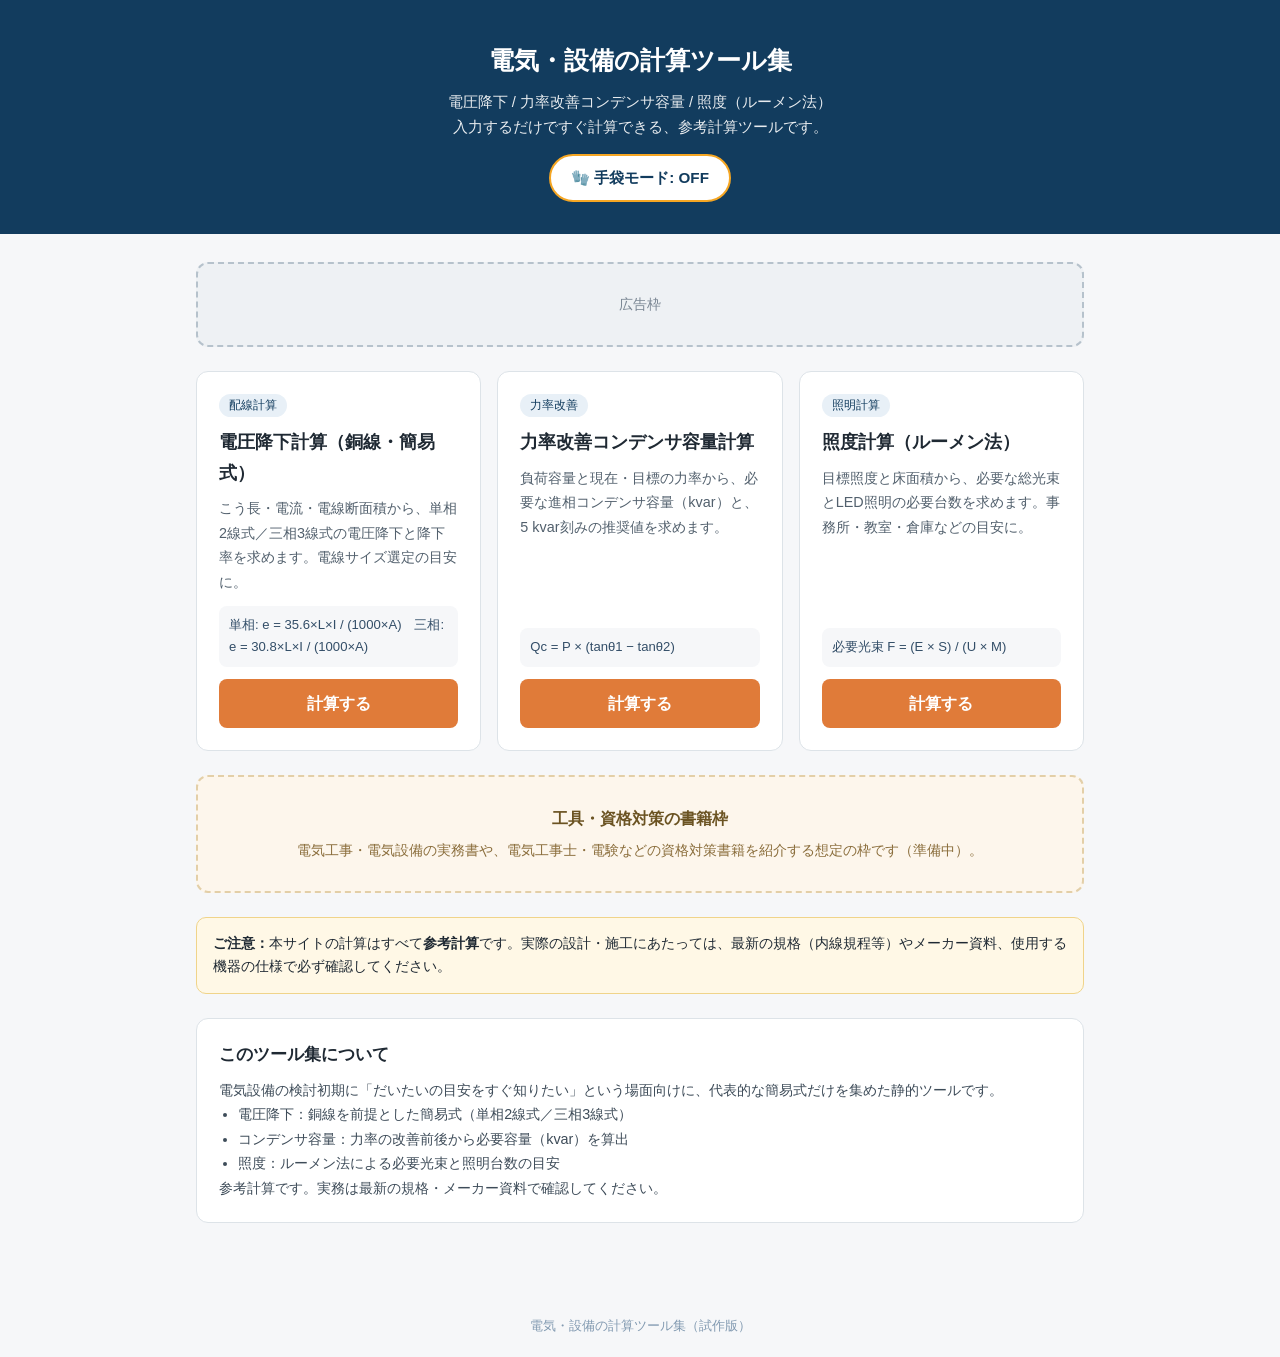
<file: index.html>
<!DOCTYPE html>
<html lang="ja">
<head>
<meta charset="UTF-8">
<meta name="viewport" content="width=device-width, initial-scale=1.0">
<link rel="manifest" href="./manifest.webmanifest">
<meta name="theme-color" content="#123c5e">
<link rel="icon" type="image/png" sizes="192x192" href="./icon-192.png">
<link rel="apple-touch-icon" href="./icon-192.png">
<link rel="stylesheet" href="./pwa.css">
<title>電気・設備の計算ツール集 | 電圧降下・コンデンサ容量・照度</title>
<meta name="description" content="電圧降下、力率改善コンデンサ容量、照度（ルーメン法）の参考計算ができる無料ツール集です。">
<style>
  * { box-sizing: border-box; margin: 0; padding: 0; }
  body { font-family: "Hiragino Kaku Gothic ProN", "Noto Sans JP", sans-serif; color: #1f2933; background: #f6f7f9; line-height: 1.7; }
  header { background: #123c5e; color: #fff; padding: 40px 20px 32px; text-align: center; }
  header h1 { font-size: 1.55rem; margin-bottom: 8px; }
  header p { opacity: .9; font-size: .92rem; }
  main { max-width: 920px; margin: 0 auto; padding: 28px 16px 48px; }
  .grid { display: grid; grid-template-columns: repeat(auto-fit, minmax(250px, 1fr)); gap: 16px; margin-bottom: 24px; }
  .card { background: #fff; border: 1px solid #dde3e8; border-radius: 12px; padding: 22px; display: flex; flex-direction: column; }
  .card .tag { display: inline-block; align-self: flex-start; font-size: .72rem; background: #e8f0f7; color: #123c5e; border-radius: 999px; padding: 2px 10px; margin-bottom: 10px; }
  .card h2 { font-size: 1.12rem; margin-bottom: 8px; }
  .card p { font-size: .9rem; color: #52606d; flex: 1; }
  .card .formula { font-size: .82rem; background: #f6f7f9; border-radius: 8px; padding: 8px 10px; margin: 12px 0; color: #334e68; }
  .card a.btn { display: block; text-align: center; background: #e07b39; color: #fff; text-decoration: none; padding: 11px; border-radius: 8px; font-weight: 600; }
  .card a.btn:hover { background: #c9662a; }
  .ad-slot, .aff-slot { border: 2px dashed #b6c2cc; border-radius: 12px; background: #eef1f4; color: #7b8794; text-align: center; padding: 28px 16px; margin-bottom: 24px; font-size: .9rem; }
  .aff-slot { background: #fdf6ec; border-color: #e3cfa8; color: #8a6d3b; }
  .aff-slot strong { display: block; font-size: 1rem; margin-bottom: 6px; color: #6b5322; }
  .note { background: #fff8e6; border: 1px solid #f0d48a; border-radius: 10px; padding: 14px 16px; font-size: .88rem; margin-bottom: 24px; }
  section.about { background: #fff; border: 1px solid #dde3e8; border-radius: 12px; padding: 22px; margin-bottom: 24px; }
  section.about h2 { font-size: 1.05rem; margin-bottom: 8px; }
  section.about p, section.about li { font-size: .9rem; color: #3e4c59; }
  section.about ul { padding-left: 1.2em; }
  footer { text-align: center; color: #829ab1; font-size: .8rem; padding: 20px; }
</style>
</head>
<body>
<header>
  <h1>電気・設備の計算ツール集</h1>
  <p>電圧降下 / 力率改善コンデンサ容量 / 照度（ルーメン法）<br>入力するだけですぐ計算できる、参考計算ツールです。</p>
    <button type="button" id="gloveToggle" class="glove-toggle" aria-pressed="false">🧤 手袋モード: OFF</button>
</header>
<main>
  <div class="ad-slot" aria-label="広告枠">広告枠</div>

  <div class="grid">
    <div class="card">
      <span class="tag">配線計算</span>
      <h2>電圧降下計算（銅線・簡易式）</h2>
      <p>こう長・電流・電線断面積から、単相2線式／三相3線式の電圧降下と降下率を求めます。電線サイズ選定の目安に。</p>
      <div class="formula">単相: e = 35.6×L×I / (1000×A)　三相: e = 30.8×L×I / (1000×A)</div>
      <a class="btn" href="./voltage-drop.html">計算する</a>
    </div>
    <div class="card">
      <span class="tag">力率改善</span>
      <h2>力率改善コンデンサ容量計算</h2>
      <p>負荷容量と現在・目標の力率から、必要な進相コンデンサ容量（kvar）と、5 kvar刻みの推奨値を求めます。</p>
      <div class="formula">Qc = P × (tanθ1 − tanθ2)</div>
      <a class="btn" href="./capacitor.html">計算する</a>
    </div>
    <div class="card">
      <span class="tag">照明計算</span>
      <h2>照度計算（ルーメン法）</h2>
      <p>目標照度と床面積から、必要な総光束とLED照明の必要台数を求めます。事務所・教室・倉庫などの目安に。</p>
      <div class="formula">必要光束 F = (E × S) / (U × M)</div>
      <a class="btn" href="./illuminance.html">計算する</a>
    </div>
  </div>

  <div class="aff-slot" aria-label="書籍枠">
    <strong>工具・資格対策の書籍枠</strong>
    電気工事・電気設備の実務書や、電気工事士・電験などの資格対策書籍を紹介する想定の枠です（準備中）。
  </div>

  <div class="note">
    <strong>ご注意：</strong>本サイトの計算はすべて<strong>参考計算</strong>です。実際の設計・施工にあたっては、最新の規格（内線規程等）やメーカー資料、使用する機器の仕様で必ず確認してください。
  </div>

  <section class="about">
    <h2>このツール集について</h2>
    <p>電気設備の検討初期に「だいたいの目安をすぐ知りたい」という場面向けに、代表的な簡易式だけを集めた静的ツールです。</p>
    <ul>
      <li>電圧降下：銅線を前提とした簡易式（単相2線式／三相3線式）</li>
      <li>コンデンサ容量：力率の改善前後から必要容量（kvar）を算出</li>
      <li>照度：ルーメン法による必要光束と照明台数の目安</li>
    </ul>
    <p>参考計算です。実務は最新の規格・メーカー資料で確認してください。</p>
  </section>
</main>
<footer>電気・設備の計算ツール集（試作版）</footer>
<script src="./pwa.js"></script>
</body>
</html>
</file>
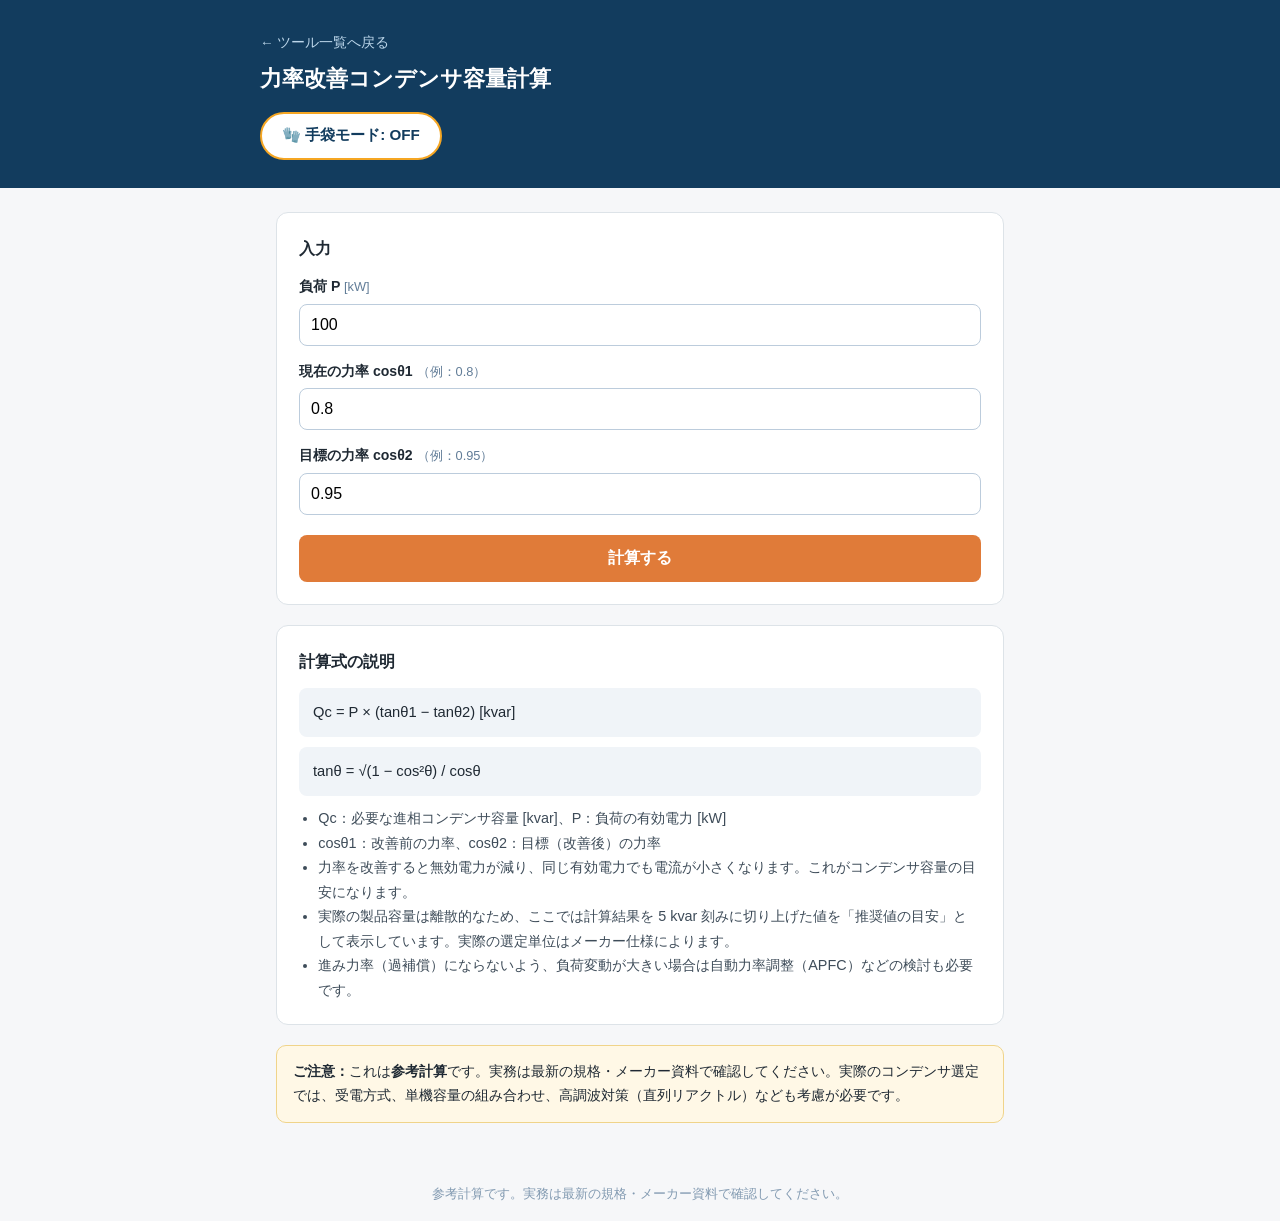
<file: capacitor.html>
<!DOCTYPE html>
<html lang="ja">
<head>
<meta charset="UTF-8">
<meta name="viewport" content="width=device-width, initial-scale=1.0">
<link rel="manifest" href="./manifest.webmanifest">
<meta name="theme-color" content="#123c5e">
<link rel="icon" type="image/png" sizes="192x192" href="./icon-192.png">
<link rel="apple-touch-icon" href="./icon-192.png">
<link rel="stylesheet" href="./pwa.css">
<title>力率改善コンデンサ容量計算 | 電気・設備の計算ツール集</title>
<meta name="description" content="負荷容量と現在・目標の力率から、力率改善に必要な進相コンデンサ容量（kvar）を計算します。">
<style>
  * { box-sizing: border-box; margin: 0; padding: 0; }
  body { font-family: "Hiragino Kaku Gothic ProN", "Noto Sans JP", sans-serif; color: #1f2933; background: #f6f7f9; line-height: 1.7; }
  header { background: #123c5e; color: #fff; padding: 28px 20px; }
  header .wrap, main { max-width: 760px; margin: 0 auto; }
  header a { color: #bcd6ea; font-size: .85rem; text-decoration: none; }
  header h1 { font-size: 1.35rem; margin-top: 6px; }
  main { padding: 24px 16px 44px; }
  .panel { background: #fff; border: 1px solid #dde3e8; border-radius: 12px; padding: 22px; margin-bottom: 20px; }
  .panel h2 { font-size: 1.02rem; margin-bottom: 12px; }
  label { display: block; font-size: .88rem; font-weight: 600; margin: 14px 0 5px; }
  label:first-of-type { margin-top: 0; }
  input { width: 100%; padding: 11px; font-size: 1rem; border: 1px solid #bcccdc; border-radius: 8px; }
  .unit { font-size: .8rem; color: #627d98; font-weight: 400; }
  button { width: 100%; margin-top: 20px; background: #e07b39; color: #fff; border: none; padding: 13px; font-size: 1rem; font-weight: 700; border-radius: 8px; cursor: pointer; }
  button:hover { background: #c9662a; }
  .result { display: none; background: #eaf4ec; border: 1px solid #9fc7a8; border-radius: 12px; padding: 20px 22px; margin-bottom: 20px; }
  .result.show { display: block; }
  .result .big { font-size: 1.7rem; font-weight: 800; color: #14532d; }
  .result dl { margin-top: 8px; font-size: .95rem; }
  .result dt { display: inline; font-weight: 600; }
  .result dd { display: inline; margin-right: 16px; }
  .formula-box { background: #f0f4f8; border-radius: 8px; padding: 12px 14px; font-size: .92rem; margin-bottom: 10px; }
  p, li { font-size: .9rem; color: #3e4c59; }
  ul { padding-left: 1.2em; }
  .note { background: #fff8e6; border: 1px solid #f0d48a; border-radius: 10px; padding: 14px 16px; font-size: .88rem; }
  .error { color: #b42318; font-size: .88rem; margin-top: 10px; display: none; }
  footer { text-align: center; color: #829ab1; font-size: .8rem; padding: 16px; }
</style>
</head>
<body>
<header>
  <div class="wrap">
    <a href="./index.html">← ツール一覧へ戻る</a>
    <h1>力率改善コンデンサ容量計算</h1>
    <button type="button" id="gloveToggle" class="glove-toggle" aria-pressed="false">🧤 手袋モード: OFF</button>
  </div>
</header>
<main>
  <div class="panel">
    <h2>入力</h2>
    <label for="power">負荷 P <span class="unit">[kW]</span></label>
    <input type="number" id="power" inputmode="decimal" min="0" step="any" value="100">

    <label for="cos1">現在の力率 cosθ1 <span class="unit">（例：0.8）</span></label>
    <input type="number" id="cos1" inputmode="decimal" min="0" max="1" step="any" value="0.8">

    <label for="cos2">目標の力率 cosθ2 <span class="unit">（例：0.95）</span></label>
    <input type="number" id="cos2" inputmode="decimal" min="0" max="1" step="any" value="0.95">

    <p class="error" id="error">入力値を確認してください（Pは0より大きく、力率は0より大きく1以下にしてください）。</p>
    <button type="button" id="calc">計算する</button>
  </div>

  <div class="result" id="result" aria-live="polite">
    <div>必要なコンデンサ容量</div>
    <div class="big"><span id="qc">–</span> kvar</div>
    <dl>
      <dt>推奨容量（5 kvar刻みに切り上げ）：</dt><dd><span id="rec">–</span> kvar</dd>
    </dl>
    <dl>
      <dt>tanθ1：</dt><dd id="tan1">–</dd>
      <dt>tanθ2：</dt><dd id="tan2">–</dd>
    </dl>
    <p id="noNeed" style="display:none;">目標力率が現在の力率以下のため、追加のコンデンサは不要な計算結果です（容量0として表示しています）。</p>
  </div>

  <div class="panel">
    <h2>計算式の説明</h2>
    <div class="formula-box">Qc = P × (tanθ1 − tanθ2) [kvar]</div>
    <div class="formula-box">tanθ = √(1 − cos²θ) / cosθ</div>
    <ul>
      <li>Qc：必要な進相コンデンサ容量 [kvar]、P：負荷の有効電力 [kW]</li>
      <li>cosθ1：改善前の力率、cosθ2：目標（改善後）の力率</li>
      <li>力率を改善すると無効電力が減り、同じ有効電力でも電流が小さくなります。これがコンデンサ容量の目安になります。</li>
      <li>実際の製品容量は離散的なため、ここでは計算結果を 5 kvar 刻みに切り上げた値を「推奨値の目安」として表示しています。実際の選定単位はメーカー仕様によります。</li>
      <li>進み力率（過補償）にならないよう、負荷変動が大きい場合は自動力率調整（APFC）などの検討も必要です。</li>
    </ul>
  </div>

  <div class="note">
    <strong>ご注意：</strong>これは<strong>参考計算</strong>です。実務は最新の規格・メーカー資料で確認してください。実際のコンデンサ選定では、受電方式、単機容量の組み合わせ、高調波対策（直列リアクトル）なども考慮が必要です。
  </div>
</main>
<footer>参考計算です。実務は最新の規格・メーカー資料で確認してください。</footer>
<script>
(function () {
  function tanFromCos(cos) { return Math.sqrt(1 - cos * cos) / cos; }
  document.getElementById('calc').addEventListener('click', function () {
    var P = parseFloat(document.getElementById('power').value);
    var c1 = parseFloat(document.getElementById('cos1').value);
    var c2 = parseFloat(document.getElementById('cos2').value);
    var err = document.getElementById('error');
    var result = document.getElementById('result');
    if (!(P > 0) || !(c1 > 0 && c1 <= 1) || !(c2 > 0 && c2 <= 1)) {
      err.style.display = 'block'; result.classList.remove('show'); return;
    }
    err.style.display = 'none';
    var t1 = tanFromCos(c1), t2 = tanFromCos(c2);
    var qc = P * (t1 - t2);
    var noNeed = qc < 0;
    if (noNeed) qc = 0;
    var rec = Math.ceil(qc / 5) * 5;
    document.getElementById('qc').textContent = qc.toFixed(1);
    document.getElementById('rec').textContent = rec;
    document.getElementById('tan1').textContent = t1.toFixed(4);
    document.getElementById('tan2').textContent = t2.toFixed(4);
    document.getElementById('noNeed').style.display = noNeed ? 'block' : 'none';
    result.classList.add('show');
  });
})();
</script>
<script src="./pwa.js"></script>
</body>
</html>
</file>
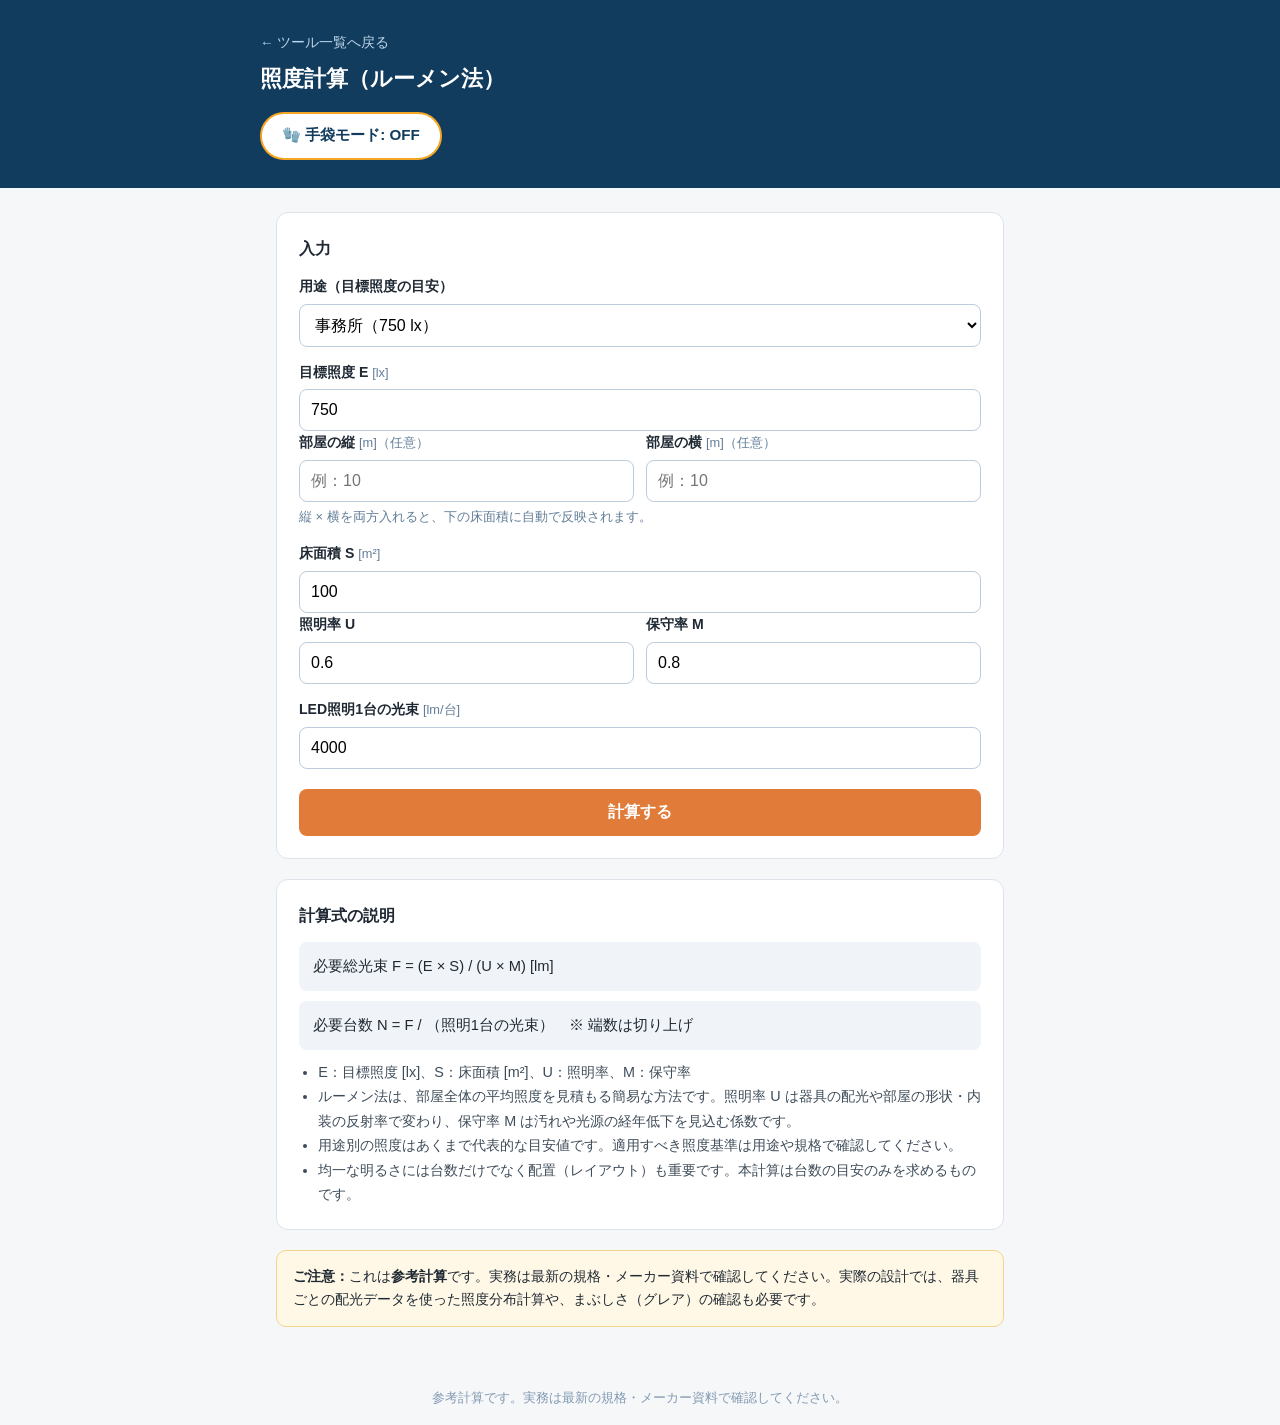
<file: illuminance.html>
<!DOCTYPE html>
<html lang="ja">
<head>
<meta charset="UTF-8">
<meta name="viewport" content="width=device-width, initial-scale=1.0">
<link rel="manifest" href="./manifest.webmanifest">
<meta name="theme-color" content="#123c5e">
<link rel="icon" type="image/png" sizes="192x192" href="./icon-192.png">
<link rel="apple-touch-icon" href="./icon-192.png">
<link rel="stylesheet" href="./pwa.css">
<title>照度計算（ルーメン法） | 電気・設備の計算ツール集</title>
<meta name="description" content="ルーメン法で必要総光束とLED照明の必要台数を計算します。目標照度と床面積を入力するだけです。">
<style>
  * { box-sizing: border-box; margin: 0; padding: 0; }
  body { font-family: "Hiragino Kaku Gothic ProN", "Noto Sans JP", sans-serif; color: #1f2933; background: #f6f7f9; line-height: 1.7; }
  header { background: #123c5e; color: #fff; padding: 28px 20px; }
  header .wrap, main { max-width: 760px; margin: 0 auto; }
  header a { color: #bcd6ea; font-size: .85rem; text-decoration: none; }
  header h1 { font-size: 1.35rem; margin-top: 6px; }
  main { padding: 24px 16px 44px; }
  .panel { background: #fff; border: 1px solid #dde3e8; border-radius: 12px; padding: 22px; margin-bottom: 20px; }
  .panel h2 { font-size: 1.02rem; margin-bottom: 12px; }
  label { display: block; font-size: .88rem; font-weight: 600; margin: 14px 0 5px; }
  label:first-of-type { margin-top: 0; }
  input, select { width: 100%; padding: 11px; font-size: 1rem; border: 1px solid #bcccdc; border-radius: 8px; background: #fff; }
  .row { display: grid; grid-template-columns: 1fr 1fr; gap: 12px; }
  .unit { font-size: .8rem; color: #627d98; font-weight: 400; }
  .hint { font-size: .8rem; color: #627d98; margin-top: 4px; }
  button { width: 100%; margin-top: 20px; background: #e07b39; color: #fff; border: none; padding: 13px; font-size: 1rem; font-weight: 700; border-radius: 8px; cursor: pointer; }
  button:hover { background: #c9662a; }
  .result { display: none; background: #eaf4ec; border: 1px solid #9fc7a8; border-radius: 12px; padding: 20px 22px; margin-bottom: 20px; }
  .result.show { display: block; }
  .result .big { font-size: 1.7rem; font-weight: 800; color: #14532d; }
  .result dl { margin-top: 8px; font-size: .95rem; }
  .result dt { display: inline; font-weight: 600; }
  .result dd { display: inline; margin-right: 16px; }
  .formula-box { background: #f0f4f8; border-radius: 8px; padding: 12px 14px; font-size: .92rem; margin-bottom: 10px; }
  p, li { font-size: .9rem; color: #3e4c59; }
  ul { padding-left: 1.2em; }
  .note { background: #fff8e6; border: 1px solid #f0d48a; border-radius: 10px; padding: 14px 16px; font-size: .88rem; }
  .error { color: #b42318; font-size: .88rem; margin-top: 10px; display: none; }
  footer { text-align: center; color: #829ab1; font-size: .8rem; padding: 16px; }
</style>
</head>
<body>
<header>
  <div class="wrap">
    <a href="./index.html">← ツール一覧へ戻る</a>
    <h1>照度計算（ルーメン法）</h1>
    <button type="button" id="gloveToggle" class="glove-toggle" aria-pressed="false">🧤 手袋モード: OFF</button>
  </div>
</header>
<main>
  <div class="panel">
    <h2>入力</h2>
    <label for="use">用途（目標照度の目安）</label>
    <select id="use">
      <option value="750" selected>事務所（750 lx）</option>
      <option value="500">会議室（500 lx）</option>
      <option value="500">教室（500 lx）</option>
      <option value="200">倉庫（200 lx）</option>
      <option value="300">住宅居室（300 lx）</option>
      <option value="custom">カスタム（下の数値を直接入力）</option>
    </select>

    <label for="illuminance">目標照度 E <span class="unit">[lx]</span></label>
    <input type="number" id="illuminance" inputmode="decimal" min="0" step="any" value="750">

    <div class="row">
      <div>
        <label for="roomW">部屋の縦 <span class="unit">[m]（任意）</span></label>
        <input type="number" id="roomW" inputmode="decimal" min="0" step="any" placeholder="例：10">
      </div>
      <div>
        <label for="roomD">部屋の横 <span class="unit">[m]（任意）</span></label>
        <input type="number" id="roomD" inputmode="decimal" min="0" step="any" placeholder="例：10">
      </div>
    </div>
    <p class="hint">縦 × 横を両方入れると、下の床面積に自動で反映されます。</p>

    <label for="area">床面積 S <span class="unit">[m²]</span></label>
    <input type="number" id="area" inputmode="decimal" min="0" step="any" value="100">

    <div class="row">
      <div>
        <label for="util">照明率 U</label>
        <input type="number" id="util" inputmode="decimal" min="0" max="1" step="any" value="0.6">
      </div>
      <div>
        <label for="maint">保守率 M</label>
        <input type="number" id="maint" inputmode="decimal" min="0" max="1" step="any" value="0.8">
      </div>
    </div>

    <label for="flux">LED照明1台の光束 <span class="unit">[lm/台]</span></label>
    <input type="number" id="flux" inputmode="decimal" min="0" step="any" value="4000">

    <p class="error" id="error">入力値を確認してください（各項目に0より大きい数値を入れてください。照明率・保守率は1以下です）。</p>
    <button type="button" id="calc">計算する</button>
  </div>

  <div class="result" id="result" aria-live="polite">
    <div>必要台数（LED照明）</div>
    <div class="big"><span id="count">–</span> 台</div>
    <dl>
      <dt>必要総光束：</dt><dd><span id="totalFlux">–</span> lm</dd>
      <dt>台数の計算値：</dt><dd><span id="countRaw">–</span> 台（切り上げ前）</dd>
    </dl>
  </div>

  <div class="panel">
    <h2>計算式の説明</h2>
    <div class="formula-box">必要総光束 F = (E × S) / (U × M) [lm]</div>
    <div class="formula-box">必要台数 N = F / （照明1台の光束）　※ 端数は切り上げ</div>
    <ul>
      <li>E：目標照度 [lx]、S：床面積 [m²]、U：照明率、M：保守率</li>
      <li>ルーメン法は、部屋全体の平均照度を見積もる簡易な方法です。照明率 U は器具の配光や部屋の形状・内装の反射率で変わり、保守率 M は汚れや光源の経年低下を見込む係数です。</li>
      <li>用途別の照度はあくまで代表的な目安値です。適用すべき照度基準は用途や規格で確認してください。</li>
      <li>均一な明るさには台数だけでなく配置（レイアウト）も重要です。本計算は台数の目安のみを求めるものです。</li>
    </ul>
  </div>

  <div class="note">
    <strong>ご注意：</strong>これは<strong>参考計算</strong>です。実務は最新の規格・メーカー資料で確認してください。実際の設計では、器具ごとの配光データを使った照度分布計算や、まぶしさ（グレア）の確認も必要です。
  </div>
</main>
<footer>参考計算です。実務は最新の規格・メーカー資料で確認してください。</footer>
<script>
(function () {
  var useEl = document.getElementById('use');
  var eEl = document.getElementById('illuminance');
  useEl.addEventListener('change', function () {
    if (useEl.value !== 'custom') { eEl.value = useEl.value; }
    else { eEl.focus(); }
  });
  eEl.addEventListener('input', function () {
    var match = false;
    for (var i = 0; i < useEl.options.length; i++) {
      if (useEl.options[i].value === eEl.value) { useEl.selectedIndex = i; match = true; break; }
    }
    if (!match) { useEl.value = 'custom'; }
  });
  function syncArea() {
    var w = parseFloat(document.getElementById('roomW').value);
    var d = parseFloat(document.getElementById('roomD').value);
    if (w > 0 && d > 0) {
      document.getElementById('area').value = Math.round(w * d * 100) / 100;
    }
  }
  document.getElementById('roomW').addEventListener('input', syncArea);
  document.getElementById('roomD').addEventListener('input', syncArea);

  document.getElementById('calc').addEventListener('click', function () {
    syncArea();
    var E = parseFloat(eEl.value);
    var S = parseFloat(document.getElementById('area').value);
    var U = parseFloat(document.getElementById('util').value);
    var M = parseFloat(document.getElementById('maint').value);
    var flux = parseFloat(document.getElementById('flux').value);
    var err = document.getElementById('error');
    var result = document.getElementById('result');
    if (!(E > 0) || !(S > 0) || !(U > 0 && U <= 1) || !(M > 0 && M <= 1) || !(flux > 0)) {
      err.style.display = 'block'; result.classList.remove('show'); return;
    }
    err.style.display = 'none';
    var F = (E * S) / (U * M);
    var raw = F / flux;
    var N = Math.ceil(raw);
    document.getElementById('totalFlux').textContent = Math.round(F).toLocaleString('ja-JP');
    document.getElementById('countRaw').textContent = raw.toFixed(2);
    document.getElementById('count').textContent = N;
    result.classList.add('show');
  });
})();
</script>
<script src="./pwa.js"></script>
</body>
</html>
</file>
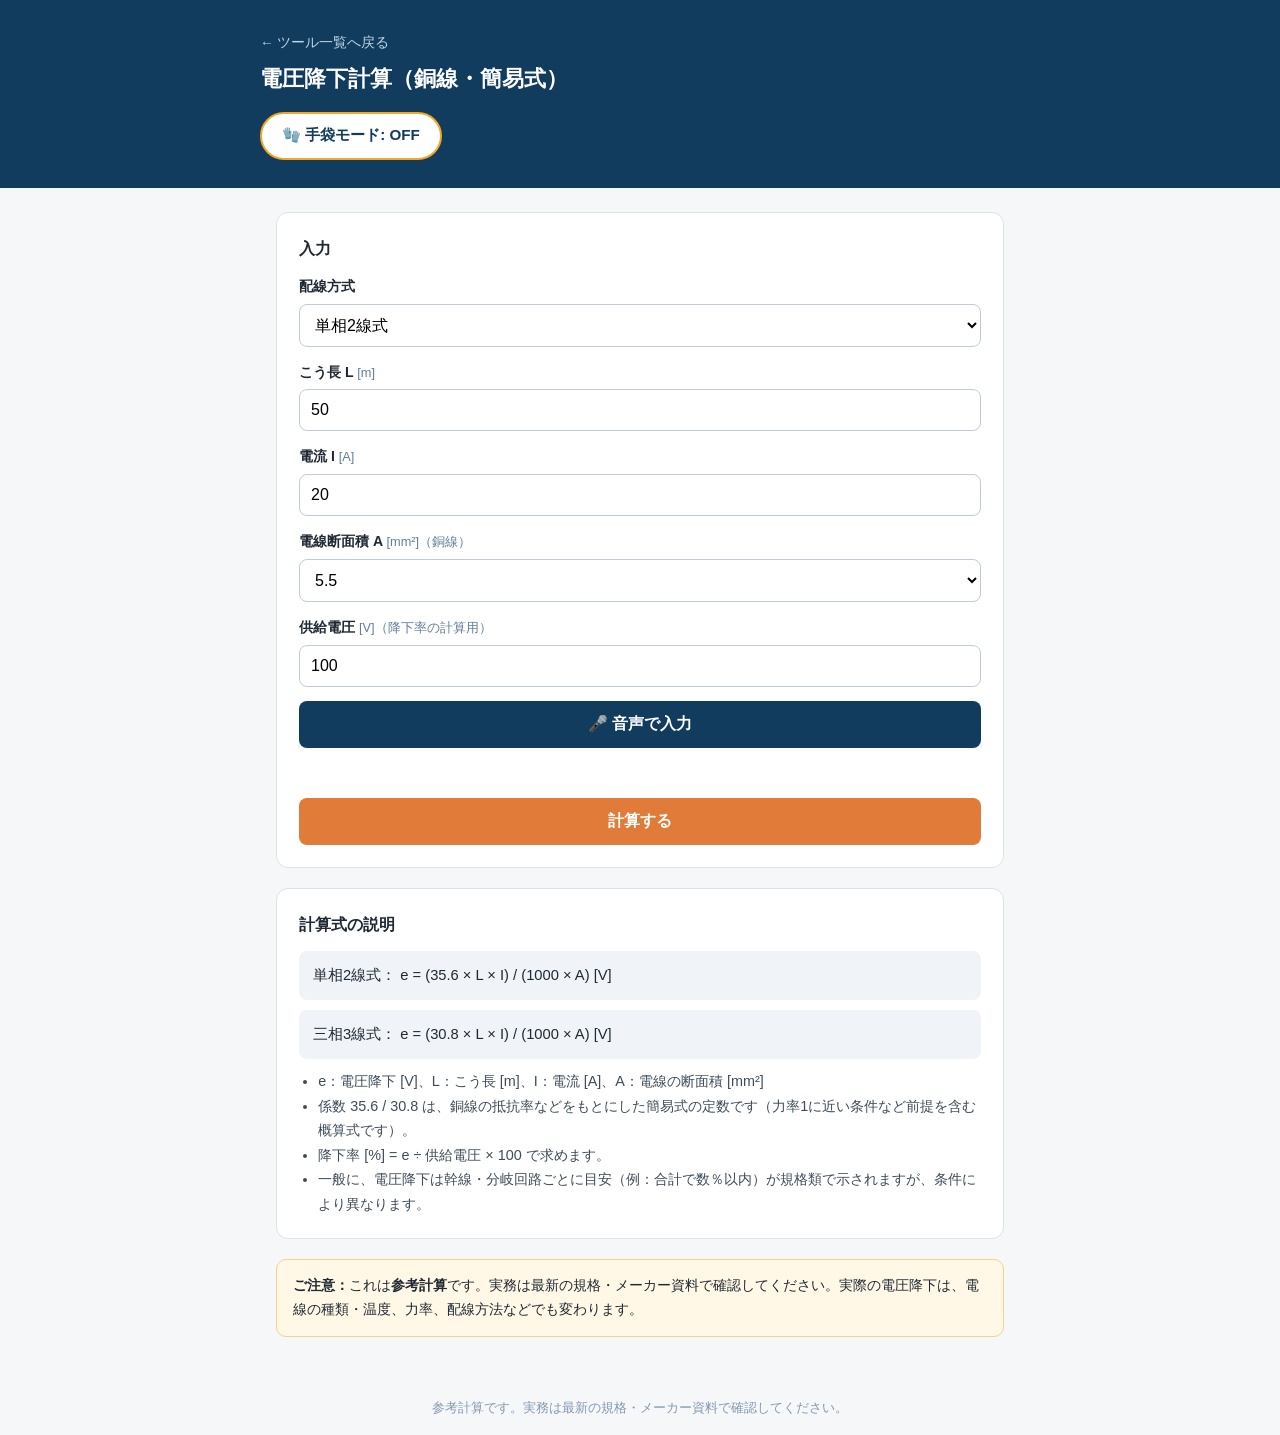
<file: voltage-drop.html>
<!DOCTYPE html>
<html lang="ja">
<head>
<meta charset="UTF-8">
<meta name="viewport" content="width=device-width, initial-scale=1.0">
<link rel="manifest" href="./manifest.webmanifest">
<meta name="theme-color" content="#123c5e">
<link rel="icon" type="image/png" sizes="192x192" href="./icon-192.png">
<link rel="apple-touch-icon" href="./icon-192.png">
<link rel="stylesheet" href="./pwa.css">
<title>電圧降下計算（銅線・簡易式） | 電気・設備の計算ツール集</title>
<meta name="description" content="単相2線式・三相3線式の電圧降下を簡易式で計算します。こう長・電流・電線断面積を入力するだけです。">
<style>
  * { box-sizing: border-box; margin: 0; padding: 0; }
  body { font-family: "Hiragino Kaku Gothic ProN", "Noto Sans JP", sans-serif; color: #1f2933; background: #f6f7f9; line-height: 1.7; }
  header { background: #123c5e; color: #fff; padding: 28px 20px; }
  header .wrap, main { max-width: 760px; margin: 0 auto; }
  header a { color: #bcd6ea; font-size: .85rem; text-decoration: none; }
  header h1 { font-size: 1.35rem; margin-top: 6px; }
  main { padding: 24px 16px 44px; }
  .panel { background: #fff; border: 1px solid #dde3e8; border-radius: 12px; padding: 22px; margin-bottom: 20px; }
  .panel h2 { font-size: 1.02rem; margin-bottom: 12px; }
  label { display: block; font-size: .88rem; font-weight: 600; margin: 14px 0 5px; }
  label:first-of-type { margin-top: 0; }
  input, select { width: 100%; padding: 11px; font-size: 1rem; border: 1px solid #bcccdc; border-radius: 8px; background: #fff; }
  .unit { font-size: .8rem; color: #627d98; font-weight: 400; }
  button { width: 100%; margin-top: 20px; background: #e07b39; color: #fff; border: none; padding: 13px; font-size: 1rem; font-weight: 700; border-radius: 8px; cursor: pointer; }
  button:hover { background: #c9662a; }
  .result { display: none; background: #eaf4ec; border: 1px solid #9fc7a8; border-radius: 12px; padding: 20px 22px; margin-bottom: 20px; }
  .result.show { display: block; }
  .result .big { font-size: 1.7rem; font-weight: 800; color: #14532d; }
  .result dl { margin-top: 8px; font-size: .95rem; }
  .result dt { display: inline; font-weight: 600; }
  .result dd { display: inline; margin-right: 16px; }
  .formula-box { background: #f0f4f8; border-radius: 8px; padding: 12px 14px; font-size: .92rem; margin-bottom: 10px; }
  p, li { font-size: .9rem; color: #3e4c59; }
  ul { padding-left: 1.2em; }
  .note { background: #fff8e6; border: 1px solid #f0d48a; border-radius: 10px; padding: 14px 16px; font-size: .88rem; }
  .error { color: #b42318; font-size: .88rem; margin-top: 10px; display: none; }
  footer { text-align: center; color: #829ab1; font-size: .8rem; padding: 16px; }
</style>
</head>
<body>
<header>
  <div class="wrap">
    <a href="./index.html">← ツール一覧へ戻る</a>
    <h1>電圧降下計算（銅線・簡易式）</h1>
    <button type="button" id="gloveToggle" class="glove-toggle" aria-pressed="false">🧤 手袋モード: OFF</button>
  </div>
</header>
<main>
  <div class="panel">
    <h2>入力</h2>
    <label for="system">配線方式</label>
    <select id="system">
      <option value="single" selected>単相2線式</option>
      <option value="three">三相3線式</option>
    </select>

    <label for="length">こう長 L <span class="unit">[m]</span></label>
    <input type="number" id="length" inputmode="decimal" min="0" step="any" value="50">

    <label for="current">電流 I <span class="unit">[A]</span></label>
    <input type="number" id="current" inputmode="decimal" min="0" step="any" value="20">

    <label for="area">電線断面積 A <span class="unit">[mm²]（銅線）</span></label>
    <select id="area">
      <option value="2">2</option>
      <option value="3.5">3.5</option>
      <option value="5.5" selected>5.5</option>
      <option value="8">8</option>
      <option value="14">14</option>
      <option value="22">22</option>
      <option value="38">38</option>
      <option value="60">60</option>
      <option value="100">100</option>
    </select>

    <p class="voice-warning" id="voiceAreaWarning"></p>

    <label for="voltage">供給電圧 <span class="unit">[V]（降下率の計算用）</span></label>
    <input type="number" id="voltage" inputmode="decimal" min="0" step="any" value="100">

    <p class="error" id="error">入力値を確認してください（0より大きい数値を入れてください）。</p>
    <button type="button" id="voiceBtn" class="voice-btn">🎤 音声で入力</button>
    <p class="voice-status" id="voiceStatus"></p>
    <p class="voice-note" id="voiceNote"></p>
    <button type="button" id="calc">計算する</button>
  </div>

  <div class="voice-confirm" id="voiceConfirm" aria-live="polite">
    <div class="vc-title">この内容で計算しますか？</div>
    <div class="vc-heard" id="vcHeard"></div>
    <ul id="vcList"></ul>
    <p class="vc-warn" id="vcWarn" style="display:none;"></p>
    <div class="vc-actions">
      <button type="button" id="vcOk">この内容で計算する</button>
      <button type="button" id="vcCancel" class="vc-cancel">やり直し</button>
    </div>
  </div>

  <div class="result" id="result" aria-live="polite">
    <div>電圧降下</div>
    <div class="big"><span id="drop">–</span> V</div>
    <dl>
      <dt>降下率：</dt><dd><span id="rate">–</span> %</dd>
      <dt>使用した式：</dt><dd id="usedFormula">–</dd>
    </dl>
  </div>

  <div class="panel">
    <h2>計算式の説明</h2>
    <div class="formula-box">単相2線式： e = (35.6 × L × I) / (1000 × A) [V]</div>
    <div class="formula-box">三相3線式： e = (30.8 × L × I) / (1000 × A) [V]</div>
    <ul>
      <li>e：電圧降下 [V]、L：こう長 [m]、I：電流 [A]、A：電線の断面積 [mm²]</li>
      <li>係数 35.6 / 30.8 は、銅線の抵抗率などをもとにした簡易式の定数です（力率1に近い条件など前提を含む概算式です）。</li>
      <li>降下率 [%] = e ÷ 供給電圧 × 100 で求めます。</li>
      <li>一般に、電圧降下は幹線・分岐回路ごとに目安（例：合計で数％以内）が規格類で示されますが、条件により異なります。</li>
    </ul>
  </div>

  <div class="note">
    <strong>ご注意：</strong>これは<strong>参考計算</strong>です。実務は最新の規格・メーカー資料で確認してください。実際の電圧降下は、電線の種類・温度、力率、配線方法などでも変わります。
  </div>
</main>
<footer>参考計算です。実務は最新の規格・メーカー資料で確認してください。</footer>
<script>
(function () {
  var systemEl = document.getElementById('system');
  var voltageEl = document.getElementById('voltage');
  // 既定の供給電圧: 単相=100V / 三相=200V（配線方式に合わせて自動設定、手入力で変更可）
  systemEl.addEventListener('change', function () {
    voltageEl.value = systemEl.value === 'three' ? 200 : 100;
  });
  document.getElementById('calc').addEventListener('click', function () {
    var isThree = systemEl.value === 'three';
    var L = parseFloat(document.getElementById('length').value);
    var I = parseFloat(document.getElementById('current').value);
    var A = parseFloat(document.getElementById('area').value);
    var V = parseFloat(voltageEl.value);
    var err = document.getElementById('error');
    var result = document.getElementById('result');
    if (!(L > 0) || !(I > 0) || !(A > 0) || !(V > 0)) {
      err.style.display = 'block'; result.classList.remove('show'); return;
    }
    err.style.display = 'none';
    var coef = isThree ? 30.8 : 35.6;
    var e = (coef * L * I) / (1000 * A);
    var rate = (e / V) * 100;
    document.getElementById('drop').textContent = e.toFixed(2);
    document.getElementById('rate').textContent = rate.toFixed(2);
    document.getElementById('usedFormula').textContent =
      (isThree ? '三相3線式 e = (30.8 × L × I) / (1000 × A)' : '単相2線式 e = (35.6 × L × I) / (1000 × A)');
    result.classList.add('show');
  });
})();
</script>
<script src="./pwa.js"></script>
<script src="./voice-parse.js"></script>
<script src="./voice.js"></script>
</body>
</html>
</file>
<file: pwa.css>
/* PWA共通スタイル: 手袋モード切替ボタン / 手袋モード / 音声入力UI */

/* ---- 手袋モード切替ボタン（ヘッダ内） ---- */
.glove-toggle {
  width: auto !important;
  margin-top: 14px;
  background: #fff !important;
  color: #123c5e !important;
  border: 2px solid #f5a623;
  padding: 10px 20px;
  font-size: .95rem;
  font-weight: 700;
  border-radius: 999px;
  cursor: pointer;
  min-height: 48px;
}
.glove-toggle[aria-pressed="true"] {
  background: #f5a623 !important;
  color: #123c5e !important;
}

/* ---- 手袋モード ON: 全体を特大化 ---- */
body.glove {
  font-size: 112%;
}
body.glove header h1 { font-size: 1.8rem; }
body.glove header a {
  font-size: 1.15rem;
  display: inline-block;
  padding: 10px 6px;
}
body.glove label {
  font-size: 1.2rem;
  margin-top: 20px;
}
body.glove input,
body.glove select {
  min-height: 68px;
  padding: 16px;
  font-size: 1.4rem;
  border-width: 2px;
}
body.glove button {
  min-height: 68px;
  padding: 16px;
  font-size: 1.35rem;
}
body.glove .glove-toggle {
  min-height: 64px;
  font-size: 1.25rem;
  padding: 14px 26px;
}
body.glove p,
body.glove li { font-size: 1.05rem; }
body.glove .result .big { font-size: 2.5rem; }
body.glove .result dl { font-size: 1.15rem; }
body.glove .card a.btn {
  padding: 20px;
  font-size: 1.25rem;
}
body.glove .formula-box,
body.glove .formula { font-size: 1.05rem; }

/* ---- 音声入力（voltage-drop.html） ---- */
.voice-btn {
  background: #123c5e !important;
  margin-top: 14px;
}
.voice-btn:hover { background: #0d2c46 !important; }
.voice-btn:disabled {
  background: #9db2c4 !important;
  cursor: not-allowed;
}
.voice-btn.listening {
  background: #b42318 !important;
}
.voice-status {
  font-size: .9rem;
  color: #334e68;
  margin-top: 10px;
  min-height: 1.4em;
}
.voice-note {
  font-size: .85rem;
  color: #b42318;
  margin-top: 6px;
  display: none;
}
.voice-warning {
  font-size: .92rem;
  color: #b42318;
  font-weight: 600;
  margin-top: 10px;
  display: none;
}

/* 音声確認バー: 大きな文字で確認してから計算する */
.voice-confirm {
  display: none;
  background: #fff8e6;
  border: 3px solid #f5a623;
  border-radius: 12px;
  padding: 22px;
  margin-bottom: 20px;
}
.voice-confirm.show { display: block; }
.voice-confirm .vc-title {
  font-size: 1.45rem;
  font-weight: 800;
  margin-bottom: 10px;
  color: #1f2933;
}
.voice-confirm .vc-heard {
  font-size: 1.05rem;
  color: #52606d;
  margin-bottom: 12px;
  word-break: break-all;
}
.voice-confirm ul {
  list-style: none;
  padding: 0;
  margin: 0 0 6px;
}
.voice-confirm li {
  font-size: 1.5rem;
  font-weight: 700;
  color: #123c5e;
  padding: 6px 0;
  border-bottom: 1px dashed #e3cfa8;
}
.voice-confirm .vc-warn {
  font-size: 1.05rem;
  color: #b42318;
  font-weight: 700;
  margin-top: 10px;
}
.voice-confirm .vc-actions {
  display: flex;
  gap: 12px;
  margin-top: 18px;
}
.voice-confirm .vc-actions button {
  flex: 1;
  width: auto !important;
  margin-top: 0;
  min-height: 64px;
  font-size: 1.25rem;
}
.voice-confirm .vc-cancel {
  background: #fff !important;
  color: #334e68 !important;
  border: 2px solid #bcccdc !important;
}
body.glove .voice-confirm li { font-size: 1.8rem; }
body.glove .voice-confirm .vc-title { font-size: 1.7rem; }
</file>
